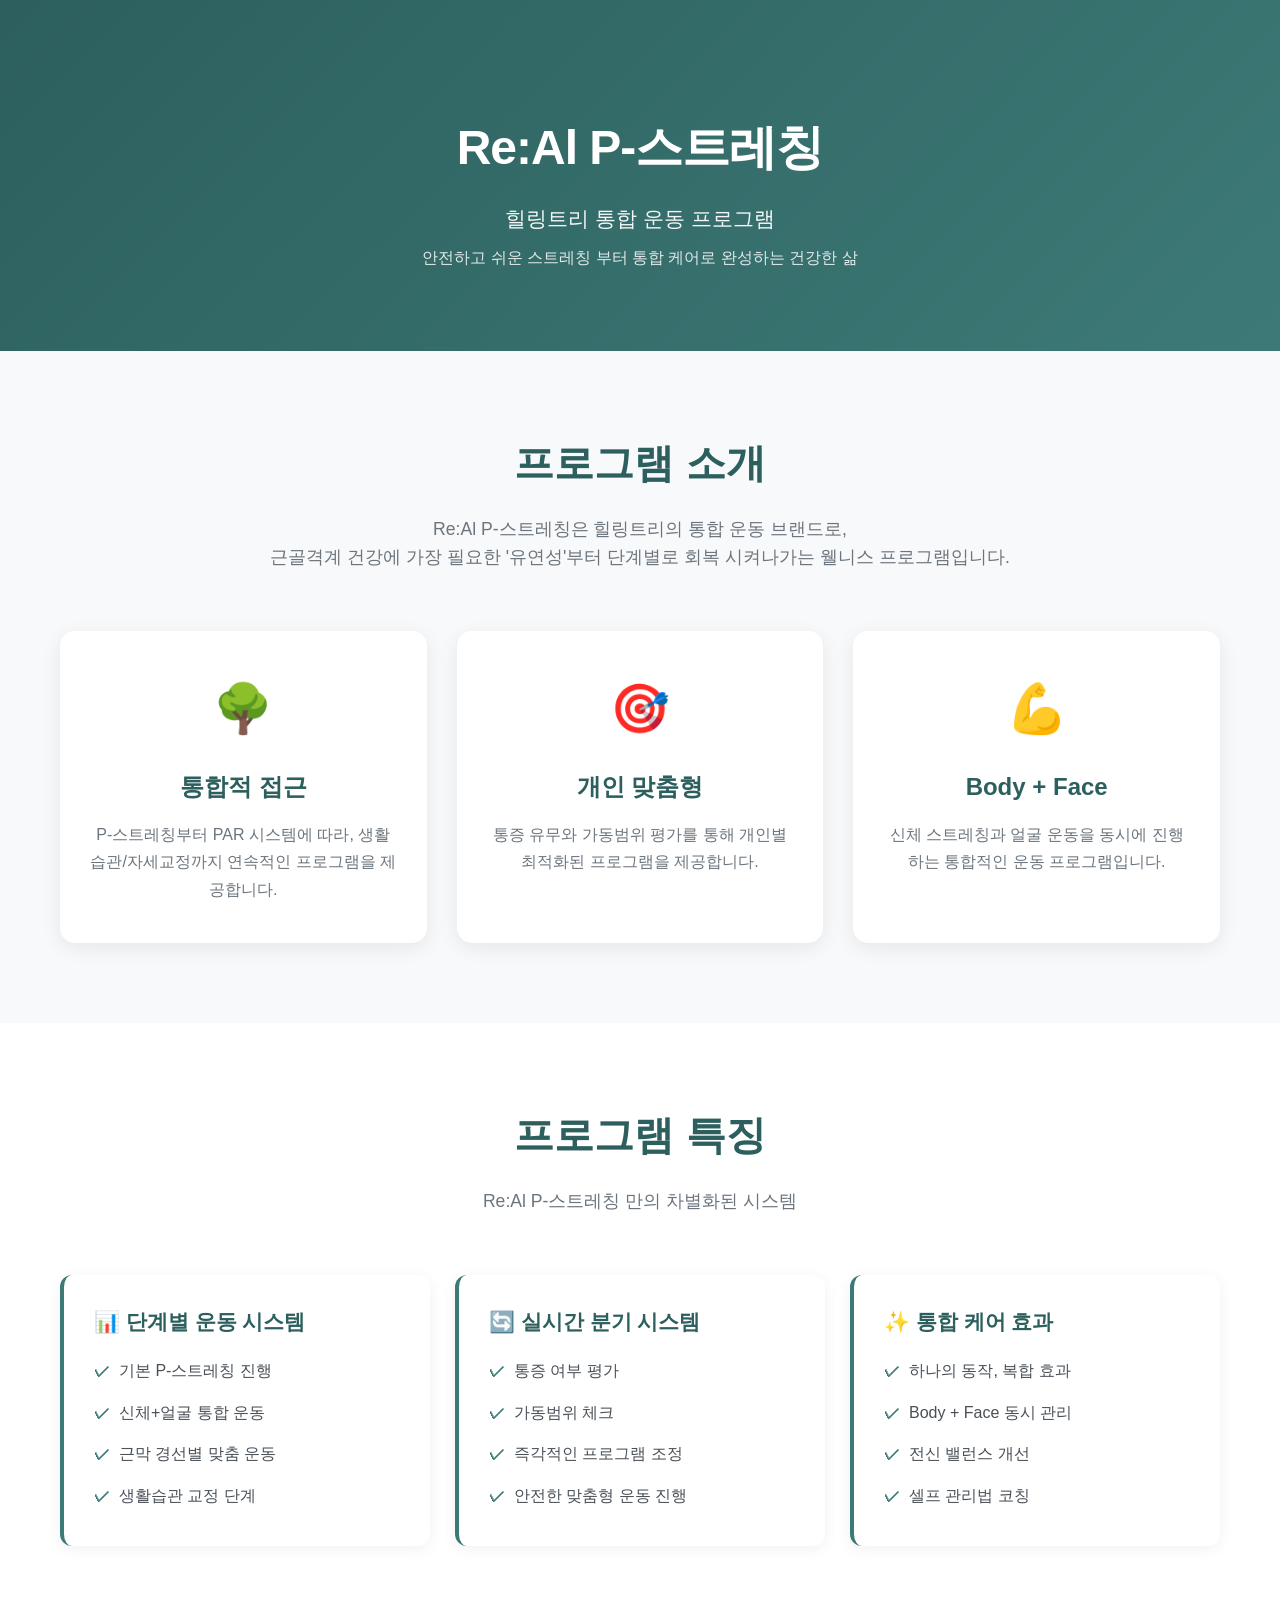
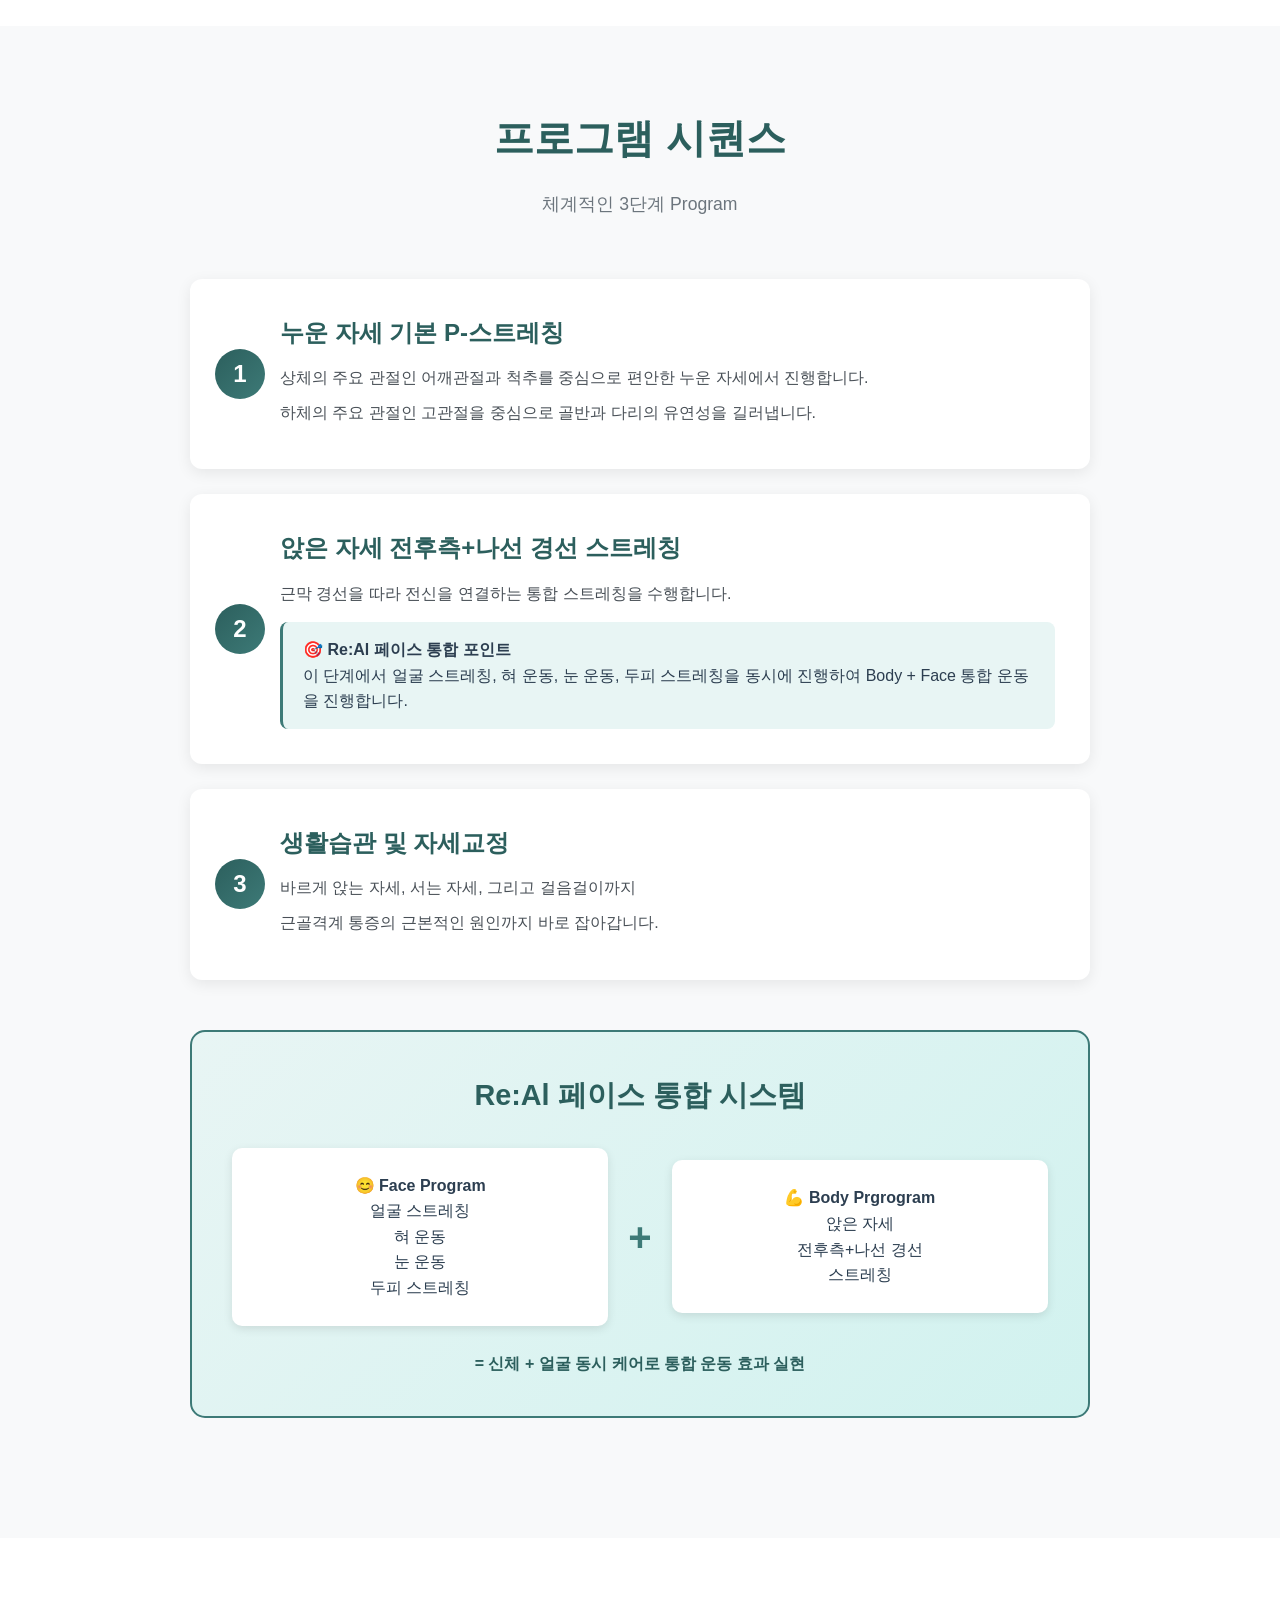
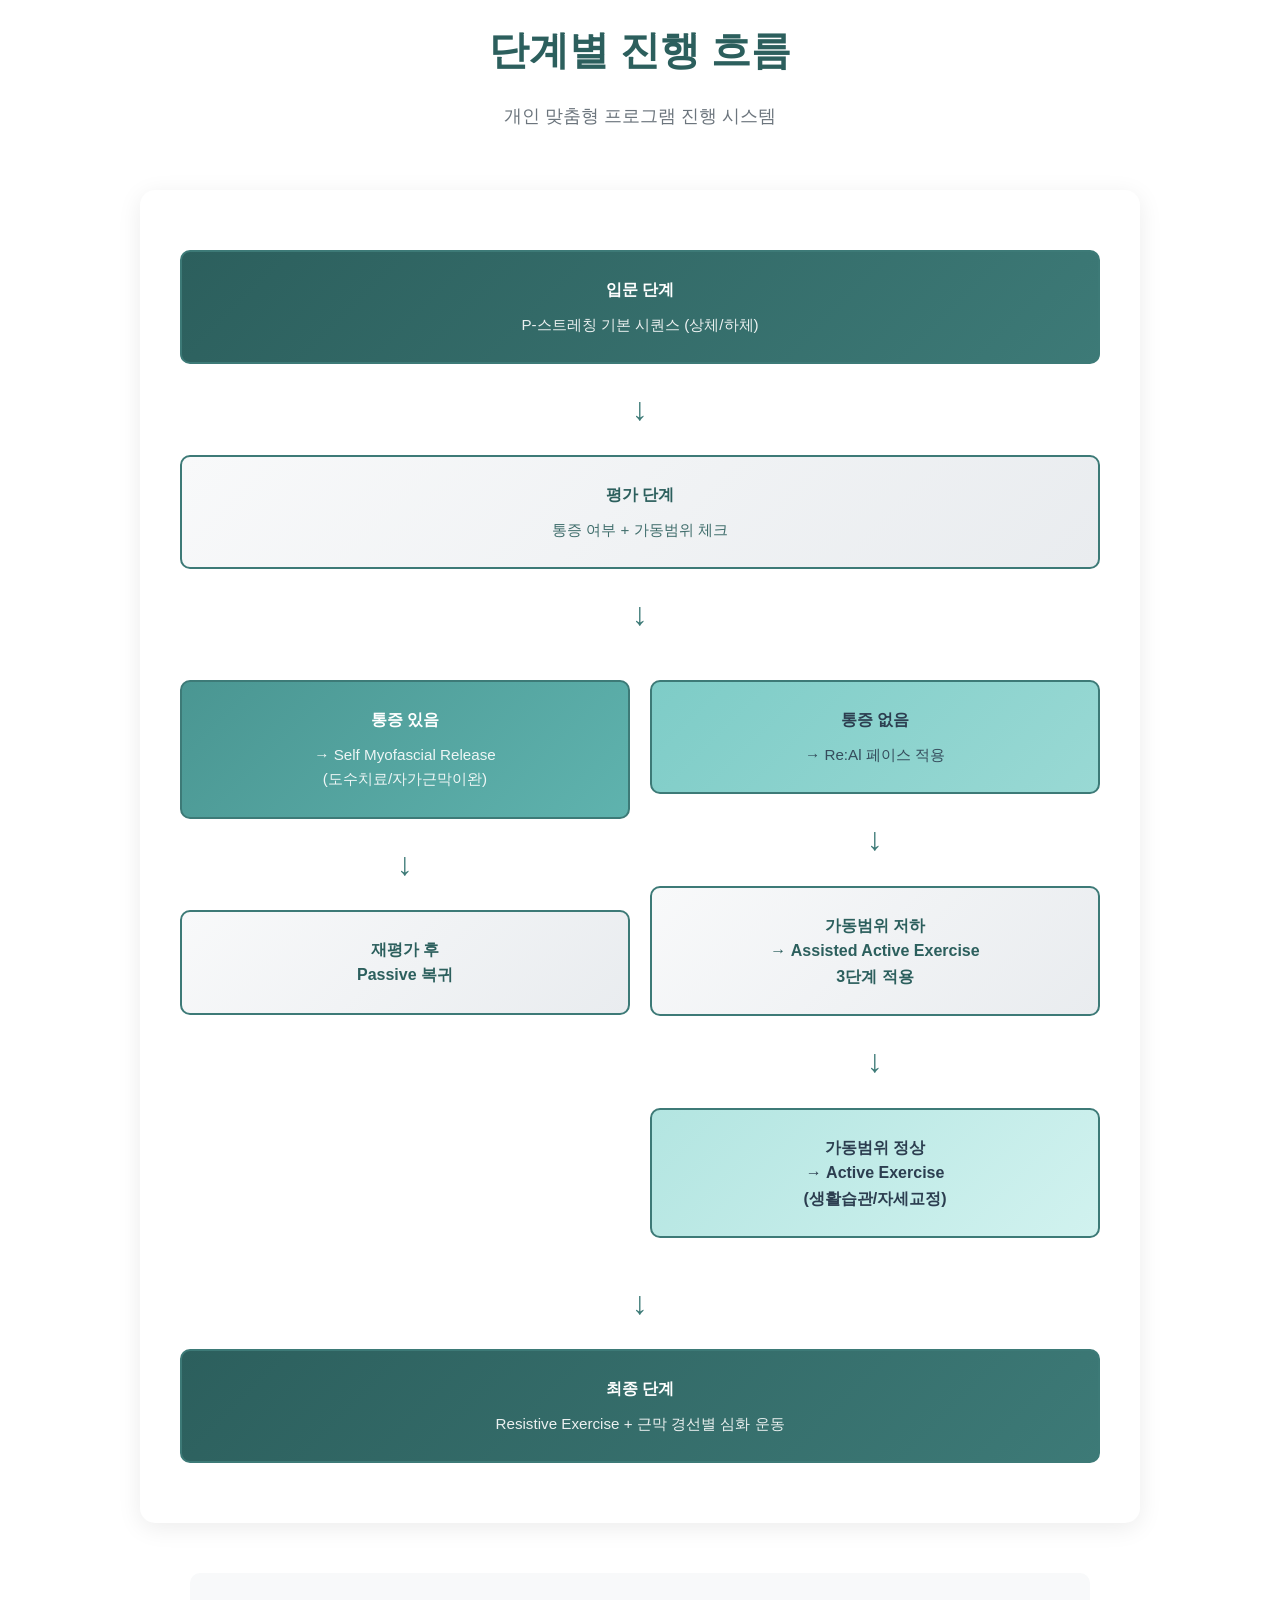
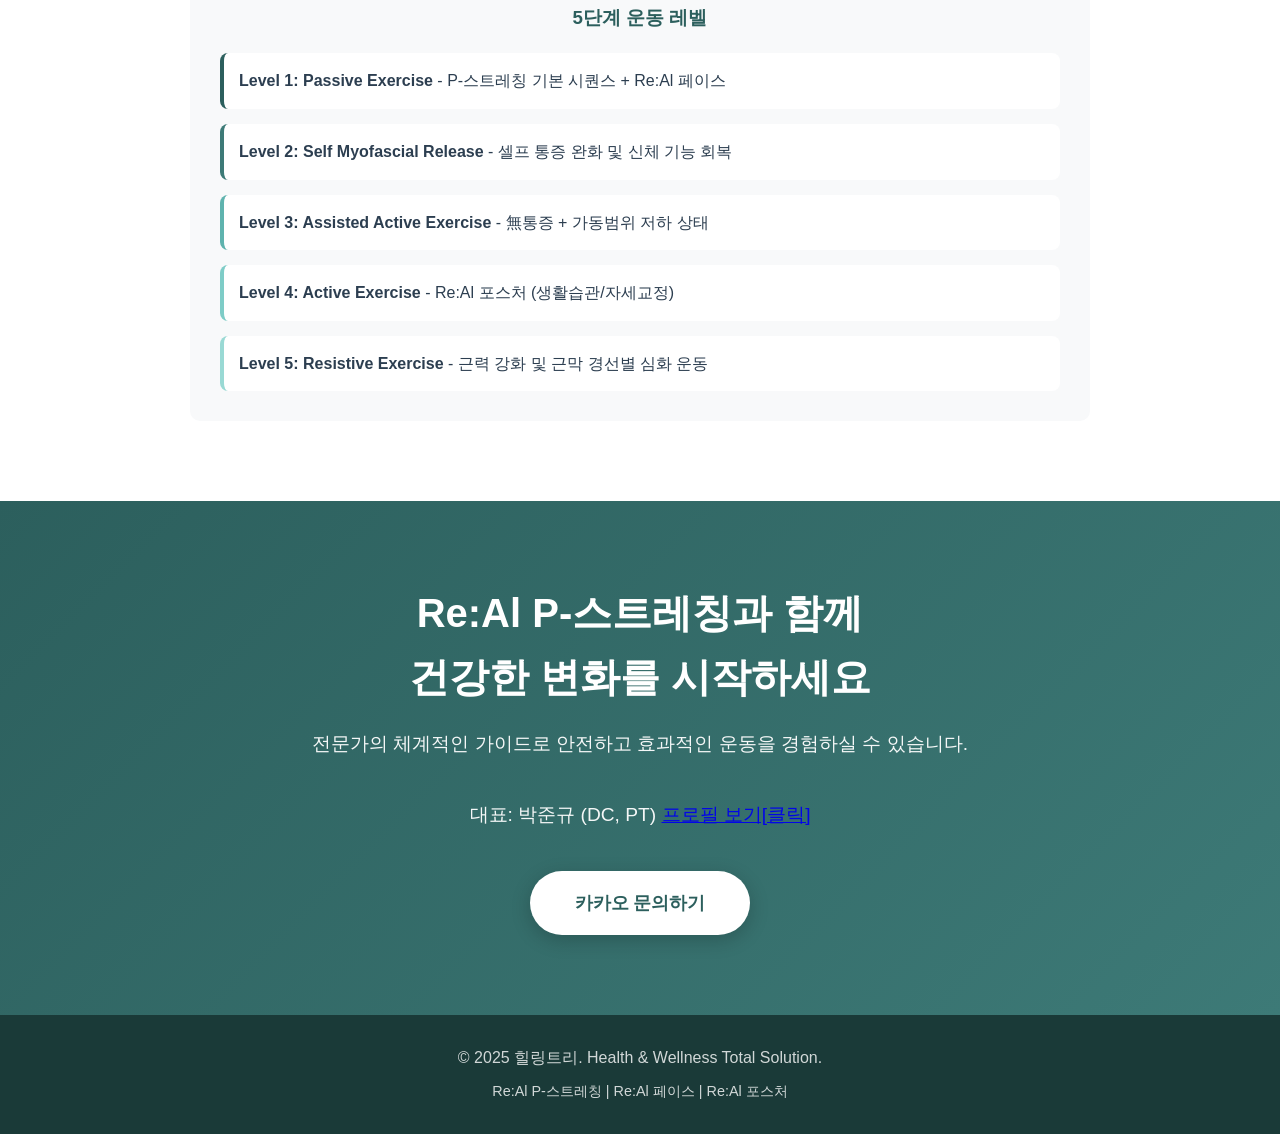
<file: Index.html>
<!DOCTYPE html>
<html lang="ko">
<head>
    <meta charset="UTF-8">
    <meta name="viewport" content="width=device-width, initial-scale=1.0">
    <title>Re:Al P-스트레칭 | 힐링트리 통합 운동 프로그램</title>
    <style>
        * {
            margin: 0;
            padding: 0;
            box-sizing: border-box;
        }

        body {
            font-family: 'Noto Sans KR', -apple-system, BlinkMacSystemFont, 'Segoe UI', sans-serif;
            line-height: 1.6;
            color: #2c3e50;
            background-color: #ffffff;
        }

        /* Header */
        header {
            background: linear-gradient(135deg, #2c5f5d 0%, #3d7a77 100%);
            color: white;
            padding: 80px 20px;
            text-align: center;
        }

        .logo-section {
            margin-bottom: 30px;
        }

        .logo-section img {
            max-width: 200px;
            height: auto;
        }

        header h1 {
            font-size: 3rem;
            font-weight: 700;
            margin-bottom: 15px;
            letter-spacing: -1px;
        }

        header .subtitle {
            font-size: 1.3rem;
            font-weight: 300;
            opacity: 0.95;
            margin-bottom: 10px;
        }

        header .tagline {
            font-size: 1rem;
            font-weight: 300;
            opacity: 0.85;
        }

        /* Container */
        .container {
            max-width: 1200px;
            margin: 0 auto;
            padding: 0 20px;
        }

        /* Section */
        section {
            padding: 80px 20px;
        }

        section:nth-child(even) {
            background-color: #f8f9fa;
        }

        .section-title {
            font-size: 2.5rem;
            font-weight: 700;
            text-align: center;
            margin-bottom: 20px;
            color: #2c5f5d;
        }

        .section-subtitle {
            text-align: center;
            font-size: 1.1rem;
            color: #6c757d;
            margin-bottom: 60px;
            max-width: 800px;
            margin-left: auto;
            margin-right: auto;
        }

        /* Introduction */
        .intro-grid {
            display: grid;
            grid-template-columns: repeat(auto-fit, minmax(280px, 1fr));
            gap: 30px;
            margin-top: 50px;
        }

        .intro-card {
            background: white;
            padding: 40px 30px;
            border-radius: 15px;
            box-shadow: 0 5px 20px rgba(0,0,0,0.08);
            text-align: center;
            transition: transform 0.3s ease, box-shadow 0.3s ease;
        }

        .intro-card:hover {
            transform: translateY(-5px);
            box-shadow: 0 8px 30px rgba(44, 95, 93, 0.15);
        }

        .intro-card .icon {
            font-size: 3rem;
            margin-bottom: 20px;
        }

        .intro-card h3 {
            font-size: 1.5rem;
            margin-bottom: 15px;
            color: #2c5f5d;
        }

        .intro-card p {
            color: #6c757d;
            line-height: 1.7;
        }

        /* Features */
        .features-grid {
            display: grid;
            grid-template-columns: repeat(auto-fit, minmax(250px, 1fr));
            gap: 25px;
            margin-top: 50px;
        }

        .feature-item {
            background: white;
            padding: 30px;
            border-radius: 12px;
            border-left: 4px solid #3d7a77;
            box-shadow: 0 3px 15px rgba(0,0,0,0.06);
        }

        .feature-item h4 {
            font-size: 1.3rem;
            margin-bottom: 12px;
            color: #2c5f5d;
            display: flex;
            align-items: center;
            gap: 10px;
        }

        .feature-item ul {
            list-style: none;
            padding-left: 0;
        }

        .feature-item li {
            padding: 8px 0;
            color: #495057;
            position: relative;
            padding-left: 25px;
        }

        .feature-item li:before {
            content: "✓";
            position: absolute;
            left: 0;
            color: #3d7a77;
            font-weight: bold;
        }

        /* Program Sequence */
        .sequence-container {
            max-width: 900px;
            margin: 50px auto;
        }

        .sequence-step {
            background: white;
            padding: 35px;
            margin-bottom: 25px;
            border-radius: 12px;
            box-shadow: 0 4px 15px rgba(0,0,0,0.08);
            position: relative;
            padding-left: 90px;
        }

        .sequence-step .step-number {
            position: absolute;
            left: 25px;
            top: 50%;
            transform: translateY(-50%);
            width: 50px;
            height: 50px;
            background: linear-gradient(135deg, #2c5f5d, #3d7a77);
            color: white;
            border-radius: 50%;
            display: flex;
            align-items: center;
            justify-content: center;
            font-size: 1.5rem;
            font-weight: 700;
        }

        .sequence-step h3 {
            font-size: 1.5rem;
            margin-bottom: 12px;
            color: #2c5f5d;
        }

        .sequence-step p {
            color: #495057;
            line-height: 1.7;
            margin-bottom: 8px;
        }

        .sequence-highlight {
            background: #e8f5f4;
            padding: 15px 20px;
            border-radius: 8px;
            margin-top: 15px;
            border-left: 3px solid #3d7a77;
        }

        /* Flow Diagram */
        .flow-container {
            max-width: 1000px;
            margin: 50px auto;
            padding: 40px;
            background: white;
            border-radius: 15px;
            box-shadow: 0 5px 25px rgba(0,0,0,0.08);
        }

        .flow-box {
            background: linear-gradient(135deg, #f8f9fa, #e9ecef);
            border: 2px solid #3d7a77;
            border-radius: 10px;
            padding: 25px;
            margin: 20px 0;
            text-align: center;
            font-weight: 600;
            color: #2c5f5d;
            position: relative;
        }

        .flow-box.level-1 { background: linear-gradient(135deg, #2c5f5d, #3d7a77); color: white; }
        .flow-box.level-2 { background: linear-gradient(135deg, #4a9692, #5fb3ae); color: white; }
        .flow-box.level-3 { background: linear-gradient(135deg, #7eccc7, #99d9d4); color: #2c3e50; }
        .flow-box.level-4 { background: linear-gradient(135deg, #b3e5e1, #d1f2ef); color: #2c3e50; }

        .flow-arrow {
            text-align: center;
            font-size: 2rem;
            color: #3d7a77;
            margin: 10px 0;
        }

        .flow-branch {
            display: grid;
            grid-template-columns: 1fr 1fr;
            gap: 20px;
            margin: 20px 0;
        }

        .flow-description {
            font-size: 0.95rem;
            margin-top: 10px;
            font-weight: 400;
            opacity: 0.9;
        }

        /* Integration Section */
        .integration-box {
            background: linear-gradient(135deg, #e8f5f4, #d1f2ef);
            border-radius: 15px;
            padding: 40px;
            margin: 40px auto;
            max-width: 900px;
            border: 2px solid #3d7a77;
        }

        .integration-box h3 {
            color: #2c5f5d;
            font-size: 1.8rem;
            margin-bottom: 20px;
            text-align: center;
        }

        .integration-content {
            display: grid;
            grid-template-columns: 1fr auto 1fr;
            gap: 20px;
            align-items: center;
            margin-top: 30px;
        }

        .integration-item {
            background: white;
            padding: 25px;
            border-radius: 10px;
            text-align: center;
            box-shadow: 0 3px 10px rgba(0,0,0,0.1);
        }

        .integration-plus {
            font-size: 2.5rem;
            color: #3d7a77;
            font-weight: 700;
        }

        /* CTA Section */
        .cta-section {
            background: linear-gradient(135deg, #2c5f5d 0%, #3d7a77 100%);
            color: white;
            text-align: center;
            padding: 80px 20px;
        }

        .cta-section h2 {
            font-size: 2.5rem;
            margin-bottom: 20px;
        }

        .cta-section p {
            font-size: 1.2rem;
            margin-bottom: 40px;
            opacity: 0.95;
        }

        .cta-button {
            display: inline-block;
            padding: 18px 45px;
            background: white;
            color: #2c5f5d;
            text-decoration: none;
            border-radius: 50px;
            font-size: 1.1rem;
            font-weight: 600;
            transition: transform 0.3s ease, box-shadow 0.3s ease;
            box-shadow: 0 5px 20px rgba(0,0,0,0.2);
        }

        .cta-button:hover {
            transform: translateY(-3px);
            box-shadow: 0 8px 30px rgba(0,0,0,0.3);
        }

        /* Footer */
        footer {
            background: #1a3a38;
            color: white;
            text-align: center;
            padding: 30px 20px;
        }

        footer p {
            opacity: 0.8;
        }

        /* Responsive */
        @media (max-width: 768px) {
            header h1 {
                font-size: 2rem;
            }

            .section-title {
                font-size: 1.8rem;
            }

            .sequence-step {
                padding-left: 20px;
                padding-top: 70px;
            }

            .sequence-step .step-number {
                left: 50%;
                transform: translateX(-50%);
                top: 15px;
            }

            .integration-content {
                grid-template-columns: 1fr;
            }

            .integration-plus {
                transform: rotate(90deg);
            }

            .flow-branch {
                grid-template-columns: 1fr;
            }
        }

        /* Animations */
        @keyframes fadeInUp {
            from {
                opacity: 0;
                transform: translateY(30px);
            }
            to {
                opacity: 1;
                transform: translateY(0);
            }
        }

        .fade-in {
            animation: fadeInUp 0.6s ease-out;
        }
    </style>
</head>
<body>

    <!-- Header -->
    <header>
        <div class="container">
            <div class="logo-section">
                <!-- Logo would go here -->
            </div>
            <h1>Re:Al P-스트레칭</h1>
            <p class="subtitle">힐링트리 통합 운동 프로그램</p>
            <p class="tagline">안전하고 쉬운 스트레칭 부터 통합 케어로 완성하는 건강한 삶</p>
        </div>
    </header>

    <!-- Introduction -->
    <section id="intro">
        <div class="container">
            <h2 class="section-title">프로그램 소개</h2>
            <p class="section-subtitle">
                Re:Al P-스트레칭은 힐링트리의 통합 운동 브랜드로, <br>
                근골격계 건강에 가장 필요한 '유연성'부터 단계별로 회복 시켜나가는 웰니스 프로그램입니다.
            </p>

            <div class="intro-grid">
                <div class="intro-card fade-in">
                    <div class="icon">🌳</div>
                    <h3>통합적 접근</h3>
                    <p>P-스트레칭부터 PAR 시스템에 따라, 생활습관/자세교정까지 연속적인 프로그램을 제공합니다.</p>
                </div>

                <div class="intro-card fade-in">
                    <div class="icon">🎯</div>
                    <h3>개인 맞춤형</h3>
                    <p>통증 유무와 가동범위 평가를 통해 개인별 최적화된 프로그램을 제공합니다.</p>
                </div>

                <div class="intro-card fade-in">
                    <div class="icon">💪</div>
                    <h3>Body + Face</h3>
                    <p>신체 스트레칭과 얼굴 운동을 동시에 진행하는 통합적인 운동 프로그램입니다.</p>
                </div>
            </div>
        </div>
    </section>

    <!-- Program Features -->
    <section id="features">
        <div class="container">
            <h2 class="section-title">프로그램 특징</h2>
            <p class="section-subtitle">Re:Al P-스트레칭 만의 차별화된 시스템</p>

            <div class="features-grid">
                <div class="feature-item">
                    <h4>📊 단계별 운동 시스템</h4>
                    <ul>
                        <li>기본 P-스트레칭 진행</li>
                        <li>신체+얼굴 통합 운동</li>
                        <li>근막 경선별 맞춤 운동</li>
                        <li>생활습관 교정 단계</li>
                    </ul>
                </div>

                <div class="feature-item">
                    <h4>🔄 실시간 분기 시스템</h4>
                    <ul>
                        <li>통증 여부 평가</li>
                        <li>가동범위 체크</li>
                        <li>즉각적인 프로그램 조정</li>
                        <li>안전한 맞춤형 운동 진행</li>
                    </ul>
                </div>

                <div class="feature-item">
                    <h4>✨ 통합 케어 효과</h4>
                    <ul>
                        <li>하나의 동작, 복합 효과</li>
                        <li>Body + Face 동시 관리</li>
                        <li>전신 밸런스 개선</li>
                        <li>셀프 관리법 코칭</li>
                    </ul>
                </div>

            </div>
        </div>
    </section>

    <!-- Program Sequence -->
    <section id="sequence">
        <div class="container">
            <h2 class="section-title">프로그램 시퀀스</h2>
            <p class="section-subtitle">체계적인 3단계 Program</p>

            <div class="sequence-container">
                <div class="sequence-step">
                    <div class="step-number">1</div>
                    <h3>누운 자세 기본 P-스트레칭</h3>
                    <p>상체의 주요 관절인 어깨관절과 척추를 중심으로 편안한 누운 자세에서 진행합니다.</p>
                    <p>하체의 주요 관절인 고관절을 중심으로 골반과 다리의 유연성을 길러냅니다.</p>
                </div>

                <div class="sequence-step">
                    <div class="step-number">2</div>
                    <h3>앉은 자세 전후측+나선 경선 스트레칭</h3>
                    <p>근막 경선을 따라 전신을 연결하는 통합 스트레칭을 수행합니다.</p>
                    <div class="sequence-highlight">
                        <strong>🎯 Re:Al 페이스 통합 포인트</strong><br>
                        이 단계에서 얼굴 스트레칭, 혀 운동, 눈 운동, 두피 스트레칭을 동시에 진행하여 Body + Face 통합 운동을 진행합니다.
                    </div>
                </div>

                <div class="sequence-step">
                    <div class="step-number">3</div>
                    <h3>생활습관 및 자세교정</h3>
                    <p>바르게 앉는 자세, 서는 자세, 그리고 걸음걸이까지</p>
                    <p>근골격계 통증의 근본적인 원인까지 바로 잡아갑니다.</p>
                </div>
            </div>

            <!-- Integration Box -->
            <div class="integration-box">
                <h3>Re:Al 페이스 통합 시스템</h3>
                <div class="integration-content">
                    <div class="integration-item">
                        <h4>😊 Face Program</h4>
                        <p>얼굴 스트레칭<br>혀 운동<br>눈 운동<br>두피 스트레칭</p>
                    </div>
                    <div class="integration-plus">+</div>
                    <div class="integration-item">
                        <h4>💪 Body Prgrogram</h4>
                        <p>앉은 자세<br>전후측+나선 경선<br>스트레칭</p>
                    </div>
                </div>
                <p style="text-align: center; margin-top: 25px; font-weight: 600; color: #2c5f5d;">
                    = 신체 + 얼굴 동시 케어로 통합 운동 효과 실현
                </p>
            </div>
        </div>
    </section>

    <!-- Progress Flow -->
    <section id="flow">
        <div class="container">
            <h2 class="section-title">단계별 진행 흐름</h2>
            <p class="section-subtitle">개인 맞춤형 프로그램 진행 시스템</p>

            <div class="flow-container">
                <div class="flow-box level-1">
                    <strong>입문 단계</strong>
                    <div class="flow-description">P-스트레칭 기본 시퀀스 (상체/하체)</div>
                </div>

                <div class="flow-arrow">↓</div>

                <div class="flow-box">
                    <strong>평가 단계</strong>
                    <div class="flow-description">통증 여부 + 가동범위 체크</div>
                </div>

                <div class="flow-arrow">↓</div>

                <div class="flow-branch">
                    <div>
                        <div class="flow-box level-2">
                            <strong>통증 있음</strong><br>                            
                            <div class="flow-description">→ Self Myofascial Release<br>(도수치료/자가근막이완)</div>
                        </div>
                        <div class="flow-arrow">↓</div>
                        <div class="flow-box">
                            재평가 후<br>Passive 복귀
                        </div>
                    </div>

                    <div>
                        <div class="flow-box level-3">
                            <strong>통증 없음</strong>
                            <div class="flow-description">→ Re:Al 페이스 적용</div>
                        </div>
                        <div class="flow-arrow">↓</div>
                        <div class="flow-box">
                            <strong>가동범위 저하</strong><br>
                            → Assisted Active Exercise<br>3단계 적용
                        </div>
                        <div class="flow-arrow">↓</div>
                        <div class="flow-box level-4">
                            <strong>가동범위 정상</strong><br>
                            → Active Exercise<br>(생활습관/자세교정)
                        </div>
                    </div>
                </div>

                <div class="flow-arrow">↓</div>

                <div class="flow-box level-1">
                    <strong>최종 단계</strong>
                    <div class="flow-description">Resistive Exercise + 근막 경선별 심화 운동</div>
                </div>
            </div>

            <div style="margin-top: 50px; background: #f8f9fa; padding: 30px; border-radius: 10px; max-width: 900px; margin-left: auto; margin-right: auto;">
                <h3 style="color: #2c5f5d; margin-bottom: 20px; text-align: center;">5단계 운동 레벨</h3>
                <div style="display: grid; gap: 15px;">
                    <div style="padding: 15px; background: white; border-radius: 8px; border-left: 4px solid #2c5f5d;">
                        <strong>Level 1: Passive Exercise</strong> - P-스트레칭 기본 시퀀스 + Re:Al 페이스
                    </div>
                    <div style="padding: 15px; background: white; border-radius: 8px; border-left: 4px solid #3d7a77;">
                        <strong>Level 2: Self Myofascial Release</strong> - 셀프 통증 완화 및 신체 기능 회복
                    </div>
                    <div style="padding: 15px; background: white; border-radius: 8px; border-left: 4px solid #5fb3ae;">
                        <strong>Level 3: Assisted Active Exercise</strong> - 無통증 + 가동범위 저하 상태
                    </div>
                    <div style="padding: 15px; background: white; border-radius: 8px; border-left: 4px solid #7eccc7;">
                        <strong>Level 4: Active Exercise</strong> - Re:Al 포스처 (생활습관/자세교정)
                    </div>
                    <div style="padding: 15px; background: white; border-radius: 8px; border-left: 4px solid #99d9d4;">
                        <strong>Level 5: Resistive Exercise</strong> - 근력 강화 및 근막 경선별 심화 운동
                    </div>
                </div>
            </div>
        </div>
    </section>

    <!-- CTA -->
    <section class="cta-section">
        <div class="container">
            <h2>Re:Al P-스트레칭과 함께<br>건강한 변화를 시작하세요</h2>
            <p>전문가의 체계적인 가이드로 안전하고 효과적인 운동을 경험하실 수 있습니다.</p>
            <p>대표: 박준규 (DC, PT) <a href="https://blog.naver.com/allenjoy/120205433765">프로필 보기[클릭] </p>
            <a href="http://pf.kakao.com/_nVSxdn/chat" class="cta-button">카카오 문의하기</a>
        </div>
    </section>

    <!-- Footer -->
    <footer>
        <div class="container">
            <p>&copy; 2025 힐링트리. Health & Wellness Total Solution.</p>
            <p style="margin-top: 10px; font-size: 0.9rem;">Re:Al P-스트레칭 | Re:Al 페이스 | Re:Al 포스처</p>
        </div>
    </footer>

</body>
</html>
</file>
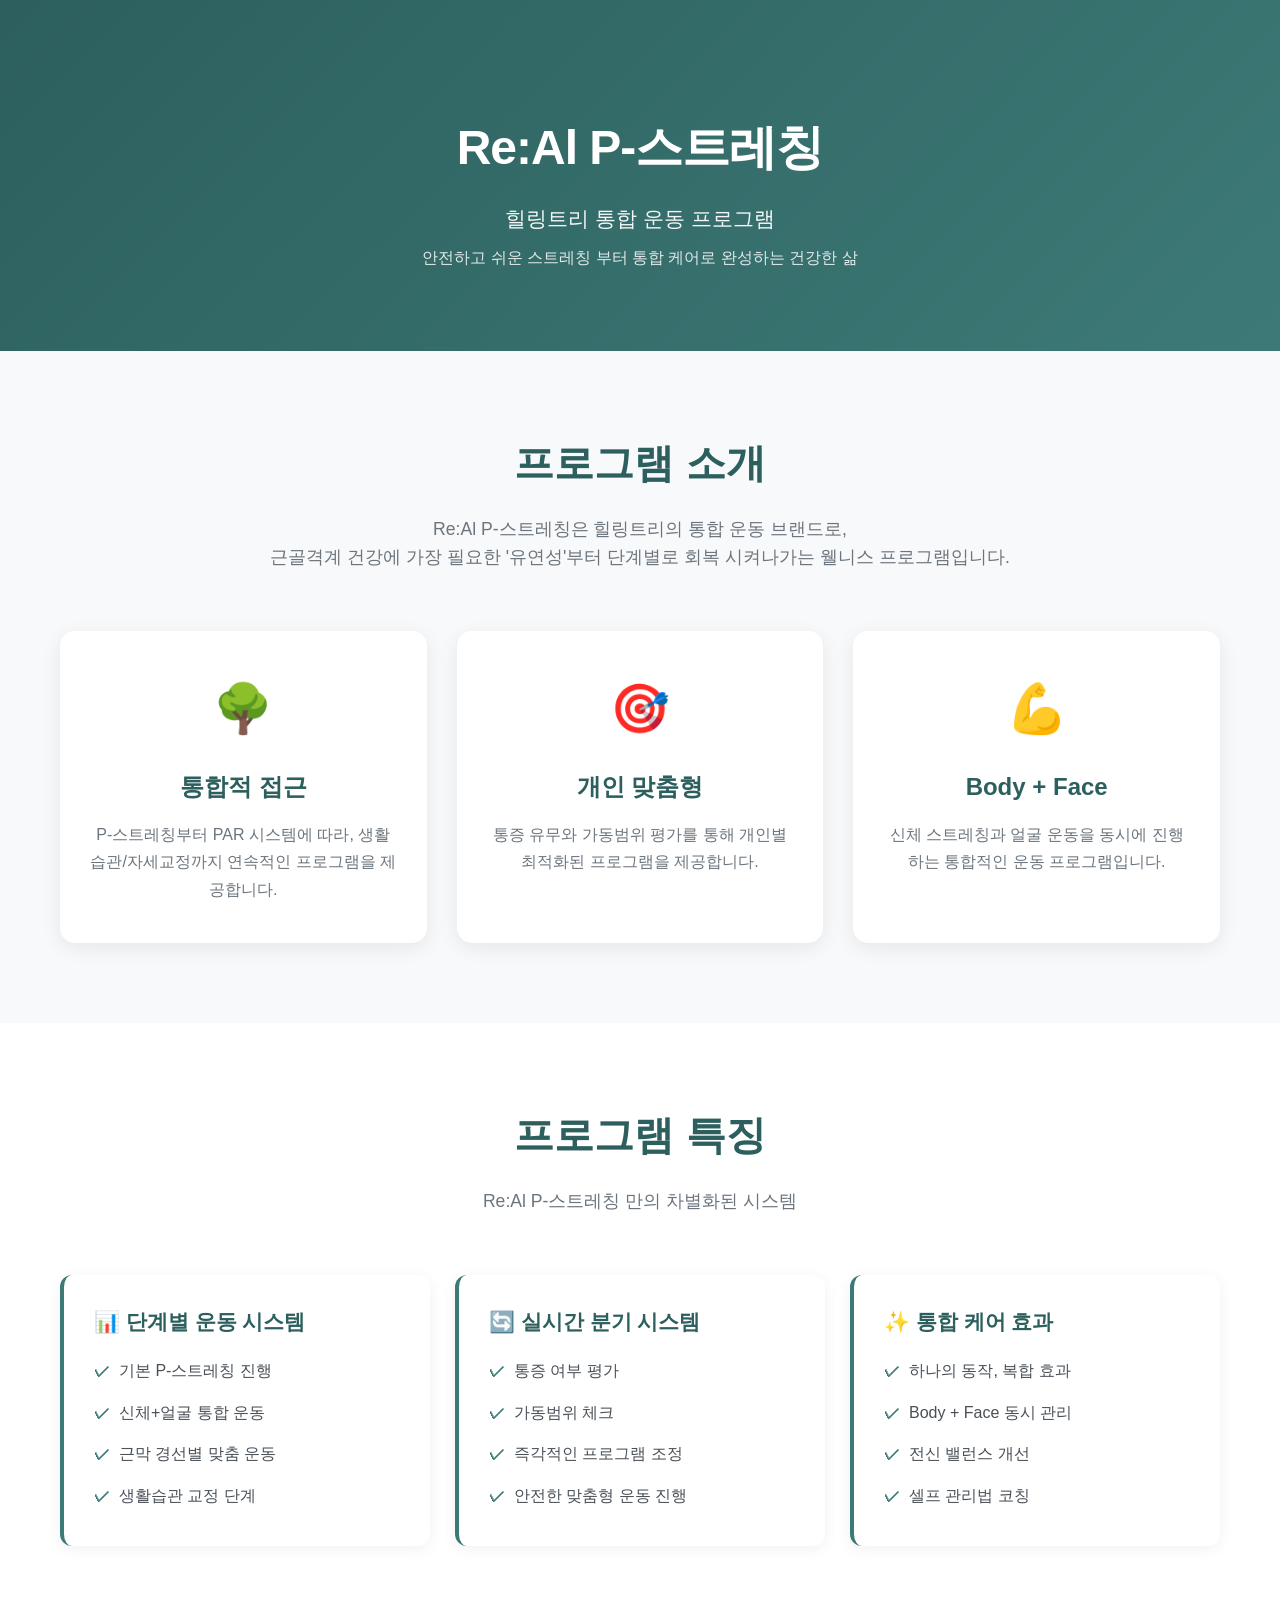
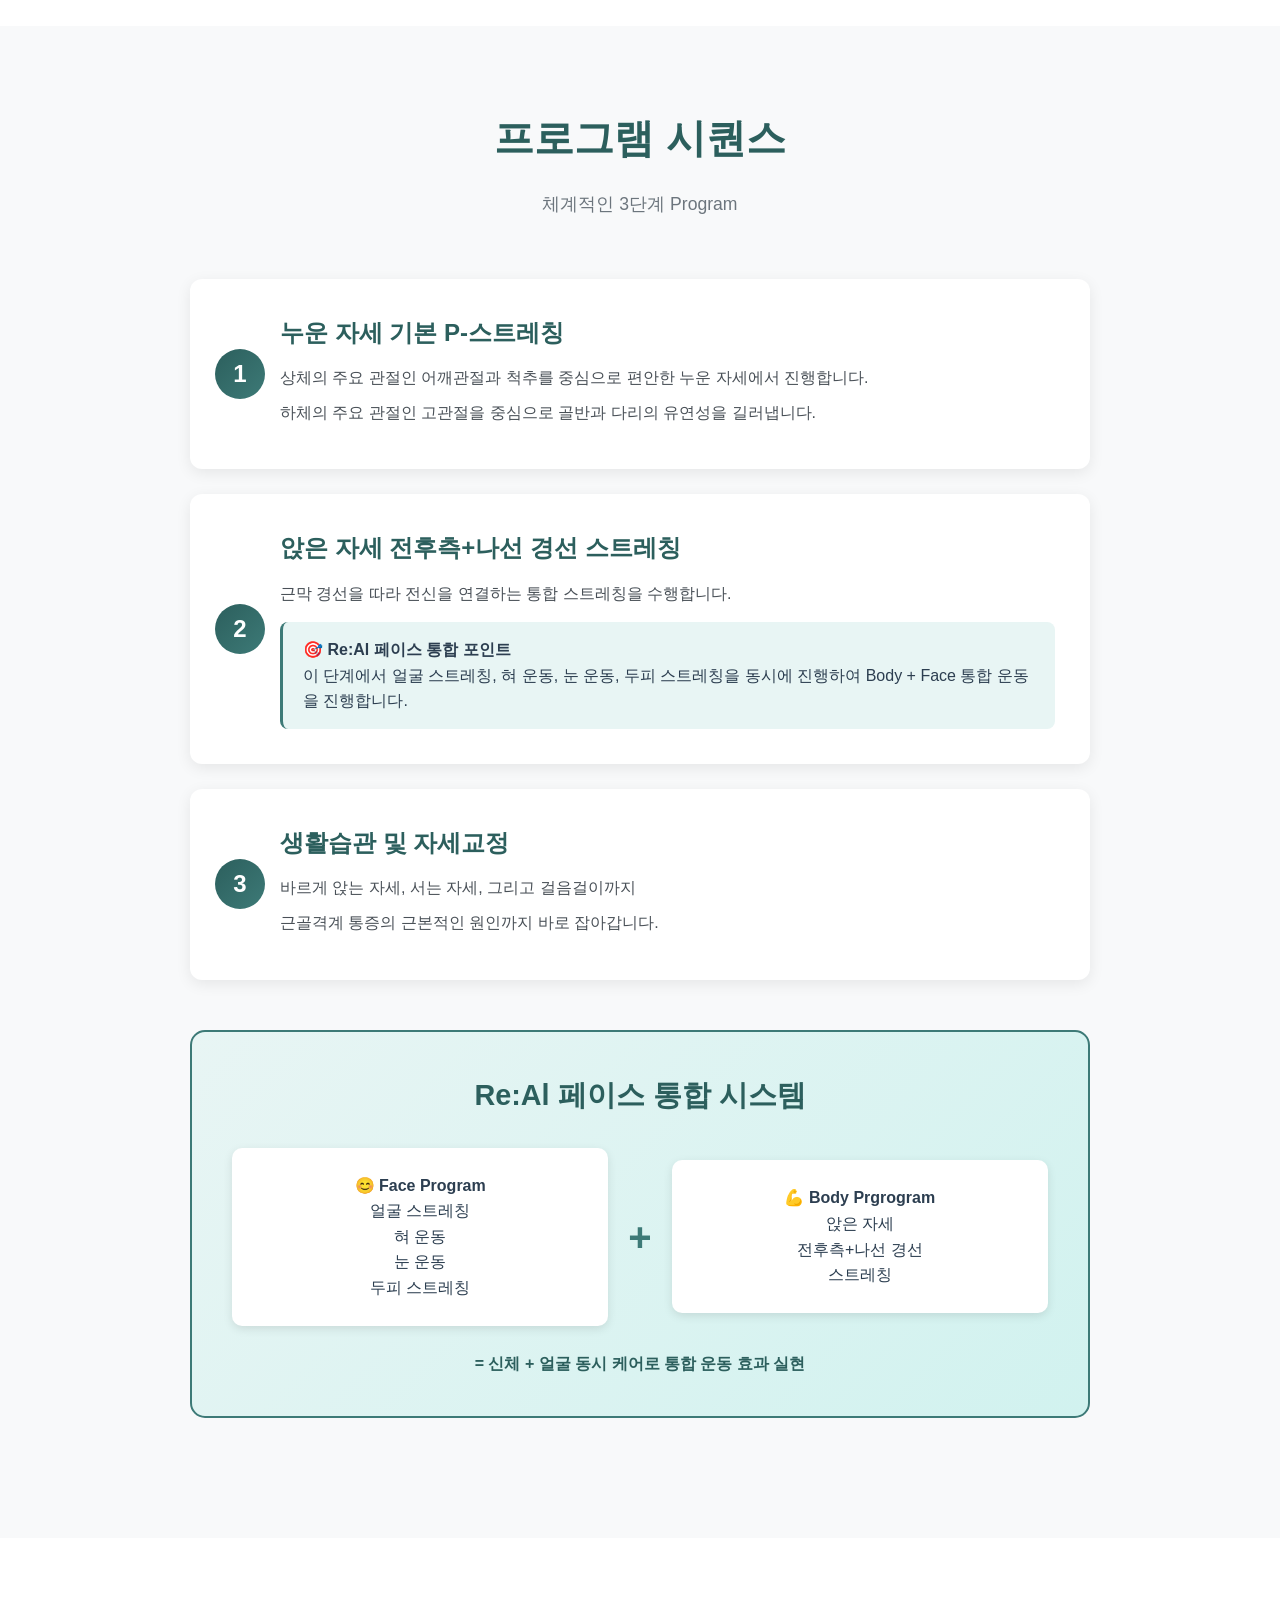
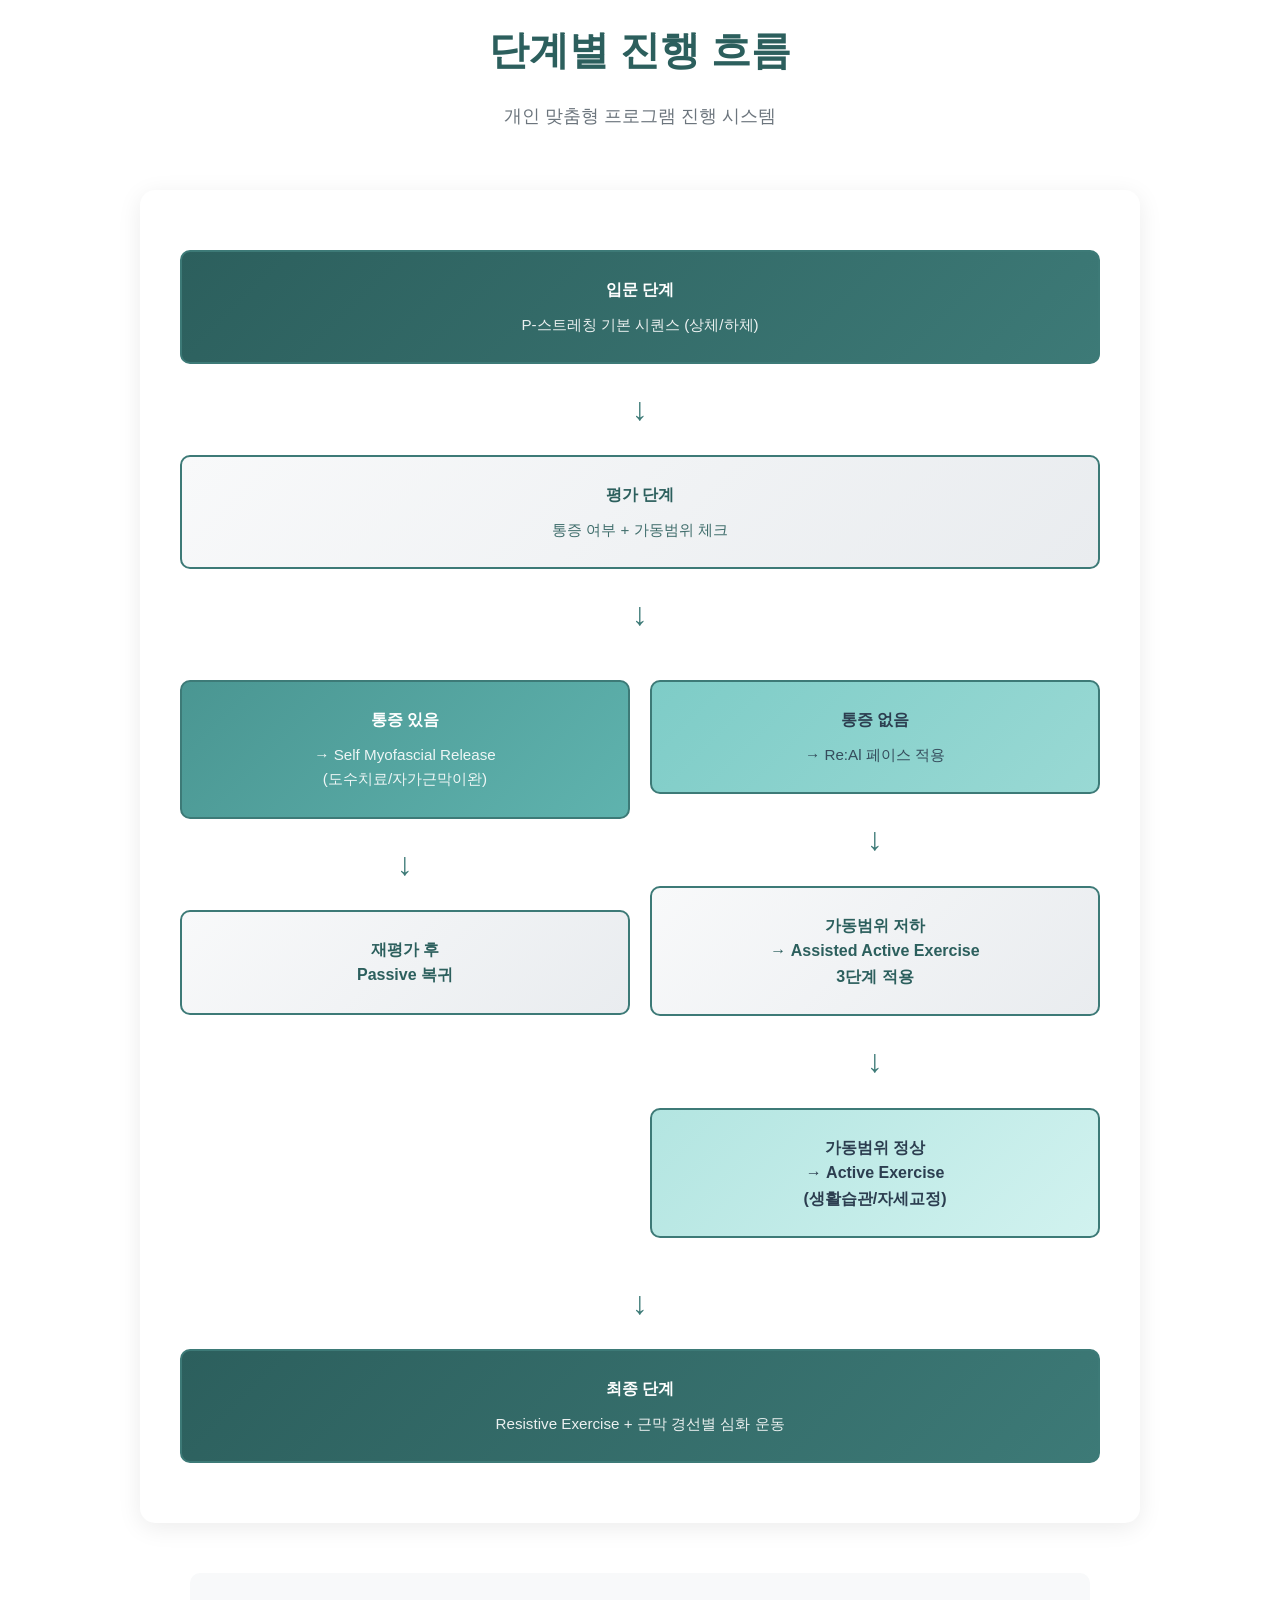
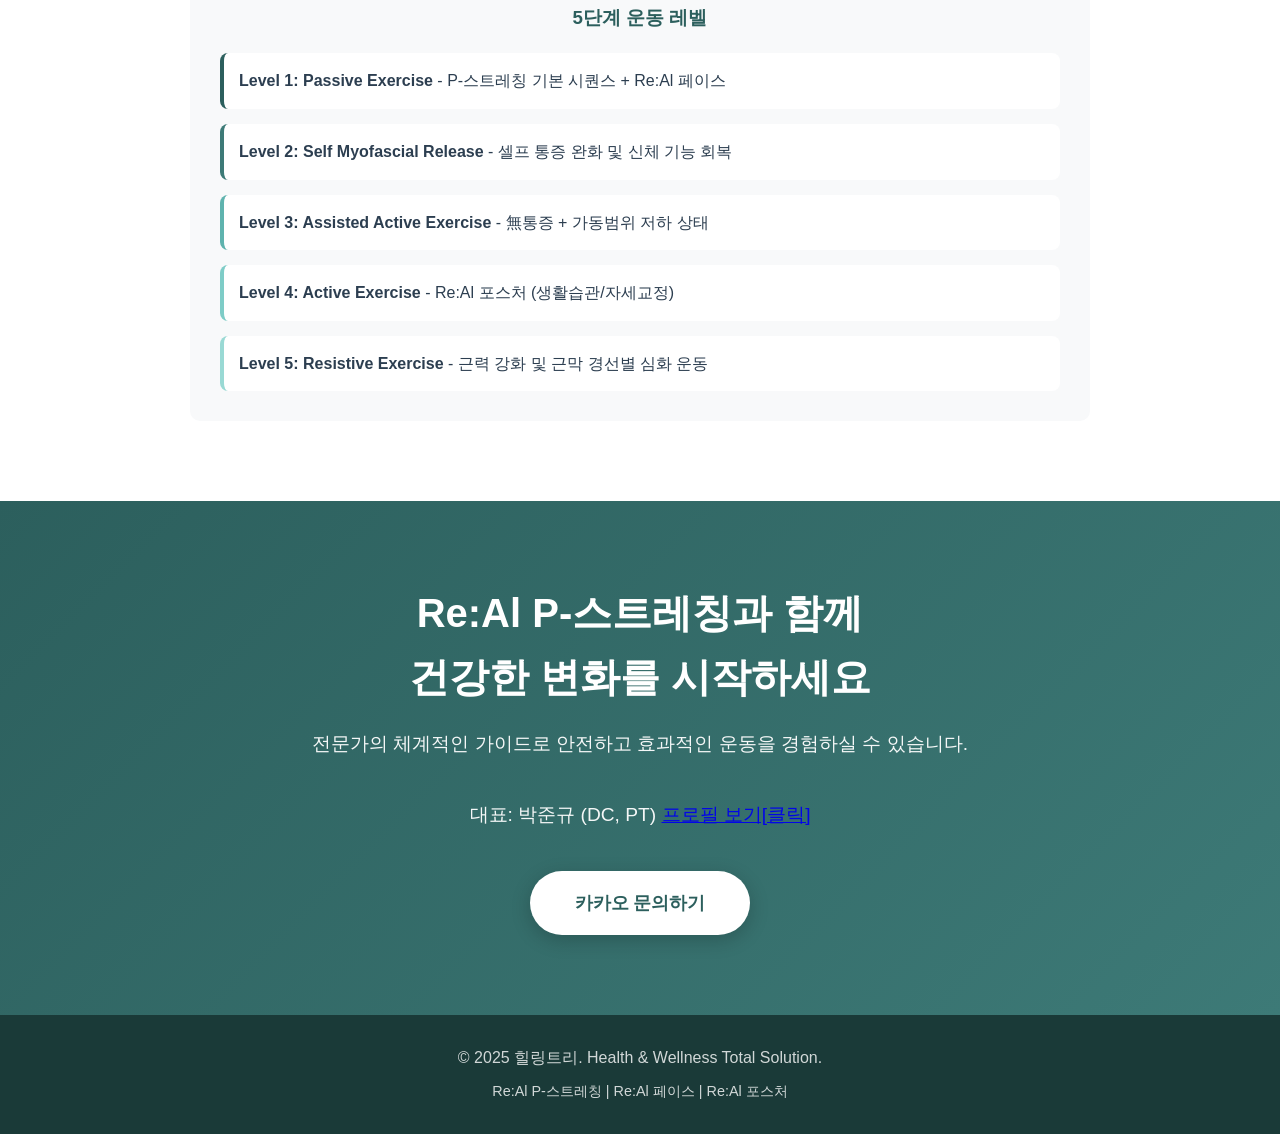
<file: Intro.html>
<!DOCTYPE html>
<html lang="ko">
<head>
    <meta charset="UTF-8">
    <meta name="viewport" content="width=device-width, initial-scale=1.0">
    <title>Re:Al P-스트레칭 | 힐링트리 통합 운동 프로그램</title>
    <style>
        * {
            margin: 0;
            padding: 0;
            box-sizing: border-box;
        }

        body {
            font-family: 'Noto Sans KR', -apple-system, BlinkMacSystemFont, 'Segoe UI', sans-serif;
            line-height: 1.6;
            color: #2c3e50;
            background-color: #ffffff;
        }

        /* Header */
        header {
            background: linear-gradient(135deg, #2c5f5d 0%, #3d7a77 100%);
            color: white;
            padding: 80px 20px;
            text-align: center;
        }

        .logo-section {
            margin-bottom: 30px;
        }

        .logo-section img {
            max-width: 200px;
            height: auto;
        }

        header h1 {
            font-size: 3rem;
            font-weight: 700;
            margin-bottom: 15px;
            letter-spacing: -1px;
        }

        header .subtitle {
            font-size: 1.3rem;
            font-weight: 300;
            opacity: 0.95;
            margin-bottom: 10px;
        }

        header .tagline {
            font-size: 1rem;
            font-weight: 300;
            opacity: 0.85;
        }

        /* Container */
        .container {
            max-width: 1200px;
            margin: 0 auto;
            padding: 0 20px;
        }

        /* Section */
        section {
            padding: 80px 20px;
        }

        section:nth-child(even) {
            background-color: #f8f9fa;
        }

        .section-title {
            font-size: 2.5rem;
            font-weight: 700;
            text-align: center;
            margin-bottom: 20px;
            color: #2c5f5d;
        }

        .section-subtitle {
            text-align: center;
            font-size: 1.1rem;
            color: #6c757d;
            margin-bottom: 60px;
            max-width: 800px;
            margin-left: auto;
            margin-right: auto;
        }

        /* Introduction */
        .intro-grid {
            display: grid;
            grid-template-columns: repeat(auto-fit, minmax(280px, 1fr));
            gap: 30px;
            margin-top: 50px;
        }

        .intro-card {
            background: white;
            padding: 40px 30px;
            border-radius: 15px;
            box-shadow: 0 5px 20px rgba(0,0,0,0.08);
            text-align: center;
            transition: transform 0.3s ease, box-shadow 0.3s ease;
        }

        .intro-card:hover {
            transform: translateY(-5px);
            box-shadow: 0 8px 30px rgba(44, 95, 93, 0.15);
        }

        .intro-card .icon {
            font-size: 3rem;
            margin-bottom: 20px;
        }

        .intro-card h3 {
            font-size: 1.5rem;
            margin-bottom: 15px;
            color: #2c5f5d;
        }

        .intro-card p {
            color: #6c757d;
            line-height: 1.7;
        }

        /* Features */
        .features-grid {
            display: grid;
            grid-template-columns: repeat(auto-fit, minmax(250px, 1fr));
            gap: 25px;
            margin-top: 50px;
        }

        .feature-item {
            background: white;
            padding: 30px;
            border-radius: 12px;
            border-left: 4px solid #3d7a77;
            box-shadow: 0 3px 15px rgba(0,0,0,0.06);
        }

        .feature-item h4 {
            font-size: 1.3rem;
            margin-bottom: 12px;
            color: #2c5f5d;
            display: flex;
            align-items: center;
            gap: 10px;
        }

        .feature-item ul {
            list-style: none;
            padding-left: 0;
        }

        .feature-item li {
            padding: 8px 0;
            color: #495057;
            position: relative;
            padding-left: 25px;
        }

        .feature-item li:before {
            content: "✓";
            position: absolute;
            left: 0;
            color: #3d7a77;
            font-weight: bold;
        }

        /* Program Sequence */
        .sequence-container {
            max-width: 900px;
            margin: 50px auto;
        }

        .sequence-step {
            background: white;
            padding: 35px;
            margin-bottom: 25px;
            border-radius: 12px;
            box-shadow: 0 4px 15px rgba(0,0,0,0.08);
            position: relative;
            padding-left: 90px;
        }

        .sequence-step .step-number {
            position: absolute;
            left: 25px;
            top: 50%;
            transform: translateY(-50%);
            width: 50px;
            height: 50px;
            background: linear-gradient(135deg, #2c5f5d, #3d7a77);
            color: white;
            border-radius: 50%;
            display: flex;
            align-items: center;
            justify-content: center;
            font-size: 1.5rem;
            font-weight: 700;
        }

        .sequence-step h3 {
            font-size: 1.5rem;
            margin-bottom: 12px;
            color: #2c5f5d;
        }

        .sequence-step p {
            color: #495057;
            line-height: 1.7;
            margin-bottom: 8px;
        }

        .sequence-highlight {
            background: #e8f5f4;
            padding: 15px 20px;
            border-radius: 8px;
            margin-top: 15px;
            border-left: 3px solid #3d7a77;
        }

        /* Flow Diagram */
        .flow-container {
            max-width: 1000px;
            margin: 50px auto;
            padding: 40px;
            background: white;
            border-radius: 15px;
            box-shadow: 0 5px 25px rgba(0,0,0,0.08);
        }

        .flow-box {
            background: linear-gradient(135deg, #f8f9fa, #e9ecef);
            border: 2px solid #3d7a77;
            border-radius: 10px;
            padding: 25px;
            margin: 20px 0;
            text-align: center;
            font-weight: 600;
            color: #2c5f5d;
            position: relative;
        }

        .flow-box.level-1 { background: linear-gradient(135deg, #2c5f5d, #3d7a77); color: white; }
        .flow-box.level-2 { background: linear-gradient(135deg, #4a9692, #5fb3ae); color: white; }
        .flow-box.level-3 { background: linear-gradient(135deg, #7eccc7, #99d9d4); color: #2c3e50; }
        .flow-box.level-4 { background: linear-gradient(135deg, #b3e5e1, #d1f2ef); color: #2c3e50; }

        .flow-arrow {
            text-align: center;
            font-size: 2rem;
            color: #3d7a77;
            margin: 10px 0;
        }

        .flow-branch {
            display: grid;
            grid-template-columns: 1fr 1fr;
            gap: 20px;
            margin: 20px 0;
        }

        .flow-description {
            font-size: 0.95rem;
            margin-top: 10px;
            font-weight: 400;
            opacity: 0.9;
        }

        /* Integration Section */
        .integration-box {
            background: linear-gradient(135deg, #e8f5f4, #d1f2ef);
            border-radius: 15px;
            padding: 40px;
            margin: 40px auto;
            max-width: 900px;
            border: 2px solid #3d7a77;
        }

        .integration-box h3 {
            color: #2c5f5d;
            font-size: 1.8rem;
            margin-bottom: 20px;
            text-align: center;
        }

        .integration-content {
            display: grid;
            grid-template-columns: 1fr auto 1fr;
            gap: 20px;
            align-items: center;
            margin-top: 30px;
        }

        .integration-item {
            background: white;
            padding: 25px;
            border-radius: 10px;
            text-align: center;
            box-shadow: 0 3px 10px rgba(0,0,0,0.1);
        }

        .integration-plus {
            font-size: 2.5rem;
            color: #3d7a77;
            font-weight: 700;
        }

        /* CTA Section */
        .cta-section {
            background: linear-gradient(135deg, #2c5f5d 0%, #3d7a77 100%);
            color: white;
            text-align: center;
            padding: 80px 20px;
        }

        .cta-section h2 {
            font-size: 2.5rem;
            margin-bottom: 20px;
        }

        .cta-section p {
            font-size: 1.2rem;
            margin-bottom: 40px;
            opacity: 0.95;
        }

        .cta-button {
            display: inline-block;
            padding: 18px 45px;
            background: white;
            color: #2c5f5d;
            text-decoration: none;
            border-radius: 50px;
            font-size: 1.1rem;
            font-weight: 600;
            transition: transform 0.3s ease, box-shadow 0.3s ease;
            box-shadow: 0 5px 20px rgba(0,0,0,0.2);
        }

        .cta-button:hover {
            transform: translateY(-3px);
            box-shadow: 0 8px 30px rgba(0,0,0,0.3);
        }

        /* Footer */
        footer {
            background: #1a3a38;
            color: white;
            text-align: center;
            padding: 30px 20px;
        }

        footer p {
            opacity: 0.8;
        }

        /* Responsive */
        @media (max-width: 768px) {
            header h1 {
                font-size: 2rem;
            }

            .section-title {
                font-size: 1.8rem;
            }

            .sequence-step {
                padding-left: 20px;
                padding-top: 70px;
            }

            .sequence-step .step-number {
                left: 50%;
                transform: translateX(-50%);
                top: 15px;
            }

            .integration-content {
                grid-template-columns: 1fr;
            }

            .integration-plus {
                transform: rotate(90deg);
            }

            .flow-branch {
                grid-template-columns: 1fr;
            }
        }

        /* Animations */
        @keyframes fadeInUp {
            from {
                opacity: 0;
                transform: translateY(30px);
            }
            to {
                opacity: 1;
                transform: translateY(0);
            }
        }

        .fade-in {
            animation: fadeInUp 0.6s ease-out;
        }
    </style>
</head>
<body>

    <!-- Header -->
    <header>
        <div class="container">
            <div class="logo-section">
                <!-- Logo would go here -->
            </div>
            <h1>Re:Al P-스트레칭</h1>
            <p class="subtitle">힐링트리 통합 운동 프로그램</p>
            <p class="tagline">안전하고 쉬운 스트레칭 부터 통합 케어로 완성하는 건강한 삶</p>
        </div>
    </header>

    <!-- Introduction -->
    <section id="intro">
        <div class="container">
            <h2 class="section-title">프로그램 소개</h2>
            <p class="section-subtitle">
                Re:Al P-스트레칭은 힐링트리의 통합 운동 브랜드로, <br>
                근골격계 건강에 가장 필요한 '유연성'부터 단계별로 회복 시켜나가는 웰니스 프로그램입니다.
            </p>

            <div class="intro-grid">
                <div class="intro-card fade-in">
                    <div class="icon">🌳</div>
                    <h3>통합적 접근</h3>
                    <p>P-스트레칭부터 PAR 시스템에 따라, 생활습관/자세교정까지 연속적인 프로그램을 제공합니다.</p>
                </div>

                <div class="intro-card fade-in">
                    <div class="icon">🎯</div>
                    <h3>개인 맞춤형</h3>
                    <p>통증 유무와 가동범위 평가를 통해 개인별 최적화된 프로그램을 제공합니다.</p>
                </div>

                <div class="intro-card fade-in">
                    <div class="icon">💪</div>
                    <h3>Body + Face</h3>
                    <p>신체 스트레칭과 얼굴 운동을 동시에 진행하는 통합적인 운동 프로그램입니다.</p>
                </div>
            </div>
        </div>
    </section>

    <!-- Program Features -->
    <section id="features">
        <div class="container">
            <h2 class="section-title">프로그램 특징</h2>
            <p class="section-subtitle">Re:Al P-스트레칭 만의 차별화된 시스템</p>

            <div class="features-grid">
                <div class="feature-item">
                    <h4>📊 단계별 운동 시스템</h4>
                    <ul>
                        <li>기본 P-스트레칭 진행</li>
                        <li>신체+얼굴 통합 운동</li>
                        <li>근막 경선별 맞춤 운동</li>
                        <li>생활습관 교정 단계</li>
                    </ul>
                </div>

                <div class="feature-item">
                    <h4>🔄 실시간 분기 시스템</h4>
                    <ul>
                        <li>통증 여부 평가</li>
                        <li>가동범위 체크</li>
                        <li>즉각적인 프로그램 조정</li>
                        <li>안전한 맞춤형 운동 진행</li>
                    </ul>
                </div>

                <div class="feature-item">
                    <h4>✨ 통합 케어 효과</h4>
                    <ul>
                        <li>하나의 동작, 복합 효과</li>
                        <li>Body + Face 동시 관리</li>
                        <li>전신 밸런스 개선</li>
                        <li>셀프 관리법 코칭</li>
                    </ul>
                </div>

            </div>
        </div>
    </section>

    <!-- Program Sequence -->
    <section id="sequence">
        <div class="container">
            <h2 class="section-title">프로그램 시퀀스</h2>
            <p class="section-subtitle">체계적인 3단계 Program</p>

            <div class="sequence-container">
                <div class="sequence-step">
                    <div class="step-number">1</div>
                    <h3>누운 자세 기본 P-스트레칭</h3>
                    <p>상체의 주요 관절인 어깨관절과 척추를 중심으로 편안한 누운 자세에서 진행합니다.</p>
                    <p>하체의 주요 관절인 고관절을 중심으로 골반과 다리의 유연성을 길러냅니다.</p>
                </div>

                <div class="sequence-step">
                    <div class="step-number">2</div>
                    <h3>앉은 자세 전후측+나선 경선 스트레칭</h3>
                    <p>근막 경선을 따라 전신을 연결하는 통합 스트레칭을 수행합니다.</p>
                    <div class="sequence-highlight">
                        <strong>🎯 Re:Al 페이스 통합 포인트</strong><br>
                        이 단계에서 얼굴 스트레칭, 혀 운동, 눈 운동, 두피 스트레칭을 동시에 진행하여 Body + Face 통합 운동을 진행합니다.
                    </div>
                </div>

                <div class="sequence-step">
                    <div class="step-number">3</div>
                    <h3>생활습관 및 자세교정</h3>
                    <p>바르게 앉는 자세, 서는 자세, 그리고 걸음걸이까지</p>
                    <p>근골격계 통증의 근본적인 원인까지 바로 잡아갑니다.</p>
                </div>
            </div>

            <!-- Integration Box -->
            <div class="integration-box">
                <h3>Re:Al 페이스 통합 시스템</h3>
                <div class="integration-content">
                    <div class="integration-item">
                        <h4>😊 Face Program</h4>
                        <p>얼굴 스트레칭<br>혀 운동<br>눈 운동<br>두피 스트레칭</p>
                    </div>
                    <div class="integration-plus">+</div>
                    <div class="integration-item">
                        <h4>💪 Body Prgrogram</h4>
                        <p>앉은 자세<br>전후측+나선 경선<br>스트레칭</p>
                    </div>
                </div>
                <p style="text-align: center; margin-top: 25px; font-weight: 600; color: #2c5f5d;">
                    = 신체 + 얼굴 동시 케어로 통합 운동 효과 실현
                </p>
            </div>
        </div>
    </section>

    <!-- Progress Flow -->
    <section id="flow">
        <div class="container">
            <h2 class="section-title">단계별 진행 흐름</h2>
            <p class="section-subtitle">개인 맞춤형 프로그램 진행 시스템</p>

            <div class="flow-container">
                <div class="flow-box level-1">
                    <strong>입문 단계</strong>
                    <div class="flow-description">P-스트레칭 기본 시퀀스 (상체/하체)</div>
                </div>

                <div class="flow-arrow">↓</div>

                <div class="flow-box">
                    <strong>평가 단계</strong>
                    <div class="flow-description">통증 여부 + 가동범위 체크</div>
                </div>

                <div class="flow-arrow">↓</div>

                <div class="flow-branch">
                    <div>
                        <div class="flow-box level-2">
                            <strong>통증 있음</strong><br>                            
                            <div class="flow-description">→ Self Myofascial Release<br>(도수치료/자가근막이완)</div>
                        </div>
                        <div class="flow-arrow">↓</div>
                        <div class="flow-box">
                            재평가 후<br>Passive 복귀
                        </div>
                    </div>

                    <div>
                        <div class="flow-box level-3">
                            <strong>통증 없음</strong>
                            <div class="flow-description">→ Re:Al 페이스 적용</div>
                        </div>
                        <div class="flow-arrow">↓</div>
                        <div class="flow-box">
                            <strong>가동범위 저하</strong><br>
                            → Assisted Active Exercise<br>3단계 적용
                        </div>
                        <div class="flow-arrow">↓</div>
                        <div class="flow-box level-4">
                            <strong>가동범위 정상</strong><br>
                            → Active Exercise<br>(생활습관/자세교정)
                        </div>
                    </div>
                </div>

                <div class="flow-arrow">↓</div>

                <div class="flow-box level-1">
                    <strong>최종 단계</strong>
                    <div class="flow-description">Resistive Exercise + 근막 경선별 심화 운동</div>
                </div>
            </div>

            <div style="margin-top: 50px; background: #f8f9fa; padding: 30px; border-radius: 10px; max-width: 900px; margin-left: auto; margin-right: auto;">
                <h3 style="color: #2c5f5d; margin-bottom: 20px; text-align: center;">5단계 운동 레벨</h3>
                <div style="display: grid; gap: 15px;">
                    <div style="padding: 15px; background: white; border-radius: 8px; border-left: 4px solid #2c5f5d;">
                        <strong>Level 1: Passive Exercise</strong> - P-스트레칭 기본 시퀀스 + Re:Al 페이스
                    </div>
                    <div style="padding: 15px; background: white; border-radius: 8px; border-left: 4px solid #3d7a77;">
                        <strong>Level 2: Self Myofascial Release</strong> - 셀프 통증 완화 및 신체 기능 회복
                    </div>
                    <div style="padding: 15px; background: white; border-radius: 8px; border-left: 4px solid #5fb3ae;">
                        <strong>Level 3: Assisted Active Exercise</strong> - 無통증 + 가동범위 저하 상태
                    </div>
                    <div style="padding: 15px; background: white; border-radius: 8px; border-left: 4px solid #7eccc7;">
                        <strong>Level 4: Active Exercise</strong> - Re:Al 포스처 (생활습관/자세교정)
                    </div>
                    <div style="padding: 15px; background: white; border-radius: 8px; border-left: 4px solid #99d9d4;">
                        <strong>Level 5: Resistive Exercise</strong> - 근력 강화 및 근막 경선별 심화 운동
                    </div>
                </div>
            </div>
        </div>
    </section>

    <!-- CTA -->
    <section class="cta-section">
        <div class="container">
            <h2>Re:Al P-스트레칭과 함께<br>건강한 변화를 시작하세요</h2>
            <p>전문가의 체계적인 가이드로 안전하고 효과적인 운동을 경험하실 수 있습니다.</p>
            <p>대표: 박준규 (DC, PT) <a href="https://blog.naver.com/allenjoy/120205433765">프로필 보기[클릭] </p>
            <a href="http://pf.kakao.com/_nVSxdn/chat" class="cta-button">카카오 문의하기</a>
        </div>
    </section>

    <!-- Footer -->
    <footer>
        <div class="container">
            <p>&copy; 2025 힐링트리. Health & Wellness Total Solution.</p>
            <p style="margin-top: 10px; font-size: 0.9rem;">Re:Al P-스트레칭 | Re:Al 페이스 | Re:Al 포스처</p>
        </div>
    </footer>

</body>
</html>
</file>
